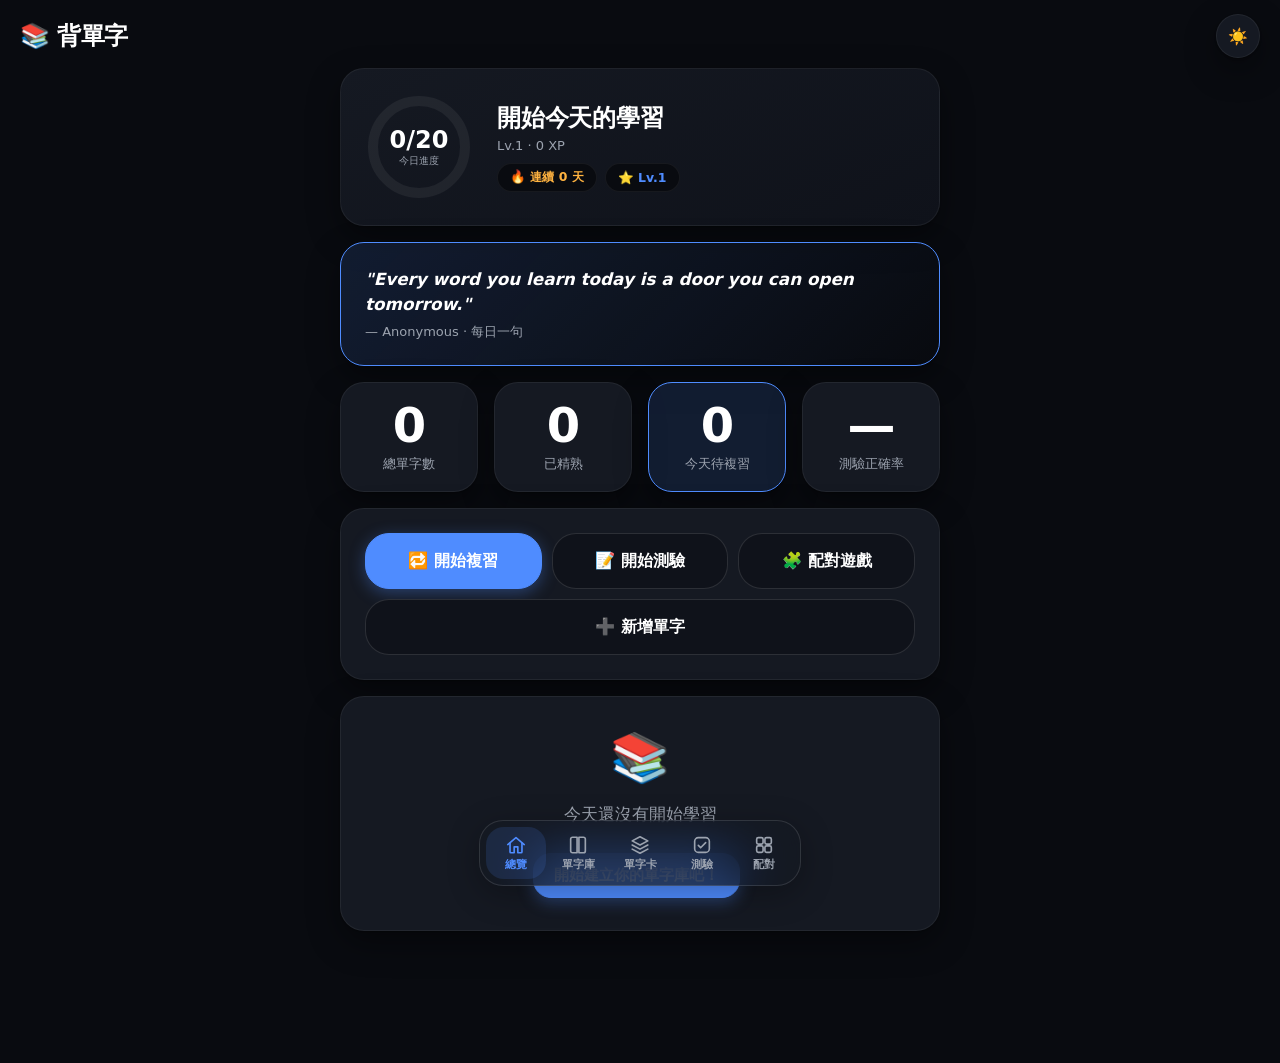
<file: docs/index.html>
<!doctype html>
<html lang="zh-Hant">
<head>
<meta charset="utf-8">
<meta name="viewport" content="width=device-width, initial-scale=1, viewport-fit=cover">
<title>總覽 - 背單字</title>
<link rel="stylesheet" href="css/style.css">
<script>
  (function () {
    var saved = localStorage.getItem("vocab-theme");
    if (saved) document.documentElement.setAttribute("data-theme", saved);
  })();
</script>
</head>
<body>
<div id="topbar-root"></div>
<main class="container">

<section class="card hero-card" id="hero-card"></section>

<section class="card quote-card" id="quote-card"></section>

<section class="stat-grid" id="stat-grid"></section>

<section class="card action-row">
  <a class="btn primary big" href="flashcards.html">🔁 開始複習</a>
  <a class="btn big" href="quiz.html">📝 開始測驗</a>
  <a class="btn big" href="match.html">🧩 配對遊戲</a>
  <a class="btn big" href="words.html">➕ 新增單字</a>
</section>

<section class="card hidden" id="badge-card">
  <h2>成就</h2>
  <div class="badge-grid" id="badge-grid"></div>
</section>

<section class="card hidden" id="box-chart-card">
  <h2>熟悉度分布</h2>
  <p class="hint">每次測驗/複習答對，單字就會往右晉級（複習間隔變長）；答錯會退回第 1 盒重新練習。</p>
  <div class="viz-root box-chart" id="box-chart"></div>
</section>

<section class="card hidden" id="tag-card">
  <h2>我的單字表</h2>
  <div class="tag-chip-list" id="tag-chip-list"></div>
</section>

<section class="card empty-state hidden" id="empty-card">
  <span class="emoji">📚</span>
  <p>今天還沒有開始學習</p>
  <a class="btn primary" href="words.html">開始建立你的單字庫吧！</a>
</section>

</main>
<script src="js/store.js"></script>
<script>
  const stats = Store.getStats();
  const tags = Store.listTags();
  const streak = Store.getStreak();
  const today = Store.getTodayProgress();

  // ---- hero: progress ring + streak + xp/level ----
  const R = 46;
  const C = 2 * Math.PI * R;
  const offset = C * (1 - today.pct / 100);
  document.getElementById("hero-card").innerHTML = `
    <div class="ring-wrap">
      <svg width="108" height="108" viewBox="0 0 108 108">
        <circle class="ring-track" cx="54" cy="54" r="${R}"></circle>
        <circle class="ring-fill" cx="54" cy="54" r="${R}"
          style="stroke-dasharray:${C};stroke-dashoffset:${offset}"></circle>
      </svg>
      <div class="ring-center">
        <div class="num">${today.count}/${today.goal}</div>
        <div class="label">今日進度</div>
      </div>
    </div>
    <div class="hero-meta">
      <h2>${streak > 0 ? "繼續保持！" : "開始今天的學習"}</h2>
      <p>Lv.${stats.level} · ${stats.xp} XP</p>
      <div class="hero-badges">
        <span class="pill streak">🔥 連續 ${streak} 天</span>
        <span class="pill xp">⭐ Lv.${stats.level}</span>
      </div>
    </div>
  `;

  // ---- quote of the day ----
  const QUOTES = [
    ["The limits of my language mean the limits of my world.", "— Ludwig Wittgenstein"],
    ["A different language is a different vision of life.", "— Federico Fellini"],
    ["To have another language is to possess a second soul.", "— Charlemagne"],
    ["Learning never exhausts the mind.", "— Leonardo da Vinci"],
    ["One language sets you in a corridor for life. Two languages open every door along the way.", "— Frank Smith"],
    ["The beautiful thing about learning is nobody can take it away from you.", "— B.B. King"],
    ["Practice like you've never won. Perform like you've never lost.", "— Anonymous"],
    ["Small daily improvements are the key to staggering long-term results.", "— Anonymous"],
    ["Every word you learn today is a door you can open tomorrow.", "— Anonymous"],
    ["Consistency is what transforms average into excellence.", "— Anonymous"],
  ];
  const dayOfYear = Math.floor((Date.now() - new Date(new Date().getFullYear(), 0, 0)) / 86400000);
  const [quote, author] = QUOTES[dayOfYear % QUOTES.length];
  document.getElementById("quote-card").innerHTML = `
    <div class="quote-text">"${quote}"</div>
    <div class="quote-sub">${author} · 每日一句</div>
  `;

  // ---- stat grid ----
  document.getElementById("stat-grid").innerHTML = `
    <div class="stat-tile"><div class="stat-value">${stats.total}</div><div class="stat-label">總單字數</div></div>
    <div class="stat-tile"><div class="stat-value">${stats.mastered}</div><div class="stat-label">已精熟</div></div>
    <div class="stat-tile accent"><div class="stat-value">${stats.due}</div><div class="stat-label">今天待複習</div></div>
    <div class="stat-tile"><div class="stat-value">${stats.accuracy !== null ? stats.accuracy + "%" : "—"}</div><div class="stat-label">測驗正確率</div></div>
  `;

  // ---- achievements ----
  const ACHIEVEMENTS = [
    { emoji: "🌱", name: "初學者", unlocked: stats.total >= 1 },
    { emoji: "📚", name: "單字達人", unlocked: stats.total >= 50 },
    { emoji: "🔥", name: "連續7天", unlocked: streak >= 7 },
    { emoji: "🏆", name: "精熟10個", unlocked: stats.mastered >= 10 },
    { emoji: "💯", name: "正確率90%", unlocked: stats.accuracy !== null && stats.accuracy >= 90 },
    { emoji: "⭐", name: "收藏家", unlocked: stats.starred >= 5 },
  ];
  if (stats.total > 0) {
    document.getElementById("badge-card").classList.remove("hidden");
    document.getElementById("badge-grid").innerHTML = ACHIEVEMENTS.map(
      (a) => `<div class="badge ${a.unlocked ? "unlocked" : ""}"><span class="emoji">${a.emoji}</span><span class="name">${a.name}</span></div>`
    ).join("");
  }

  // ---- box chart ----
  if (stats.total > 0) {
    document.getElementById("box-chart-card").classList.remove("hidden");
    const labels = { 1: "第 1 盒・剛學", 2: "第 2 盒", 3: "第 3 盒", 4: "第 4 盒", 5: "第 5 盒・已精熟" };
    const maxCount = Math.max(...Object.values(stats.boxCounts));
    document.getElementById("box-chart").innerHTML = [1, 2, 3, 4, 5]
      .map((level) => {
        const c = stats.boxCounts[level];
        const pct = maxCount ? (c / maxCount) * 100 : 0;
        return `
          <div class="box-row">
            <div class="box-label">${labels[level]}</div>
            <div class="box-track"><div class="box-fill box-level-${level}" style="width:${pct}%"></div></div>
            <div class="box-count">${c}</div>
          </div>`;
      })
      .join("");
  }

  // ---- tags ----
  if (tags.length) {
    document.getElementById("tag-card").classList.remove("hidden");
    document.getElementById("tag-chip-list").innerHTML = tags
      .map((t) => `<a class="tag-chip" href="words.html?tag=${encodeURIComponent(t)}">${t}</a>`)
      .join("");
  }

  if (stats.total === 0) {
    document.getElementById("empty-card").classList.remove("hidden");
  }
</script>
<script src="js/nav.js"></script>
</body>
</html>
</file>
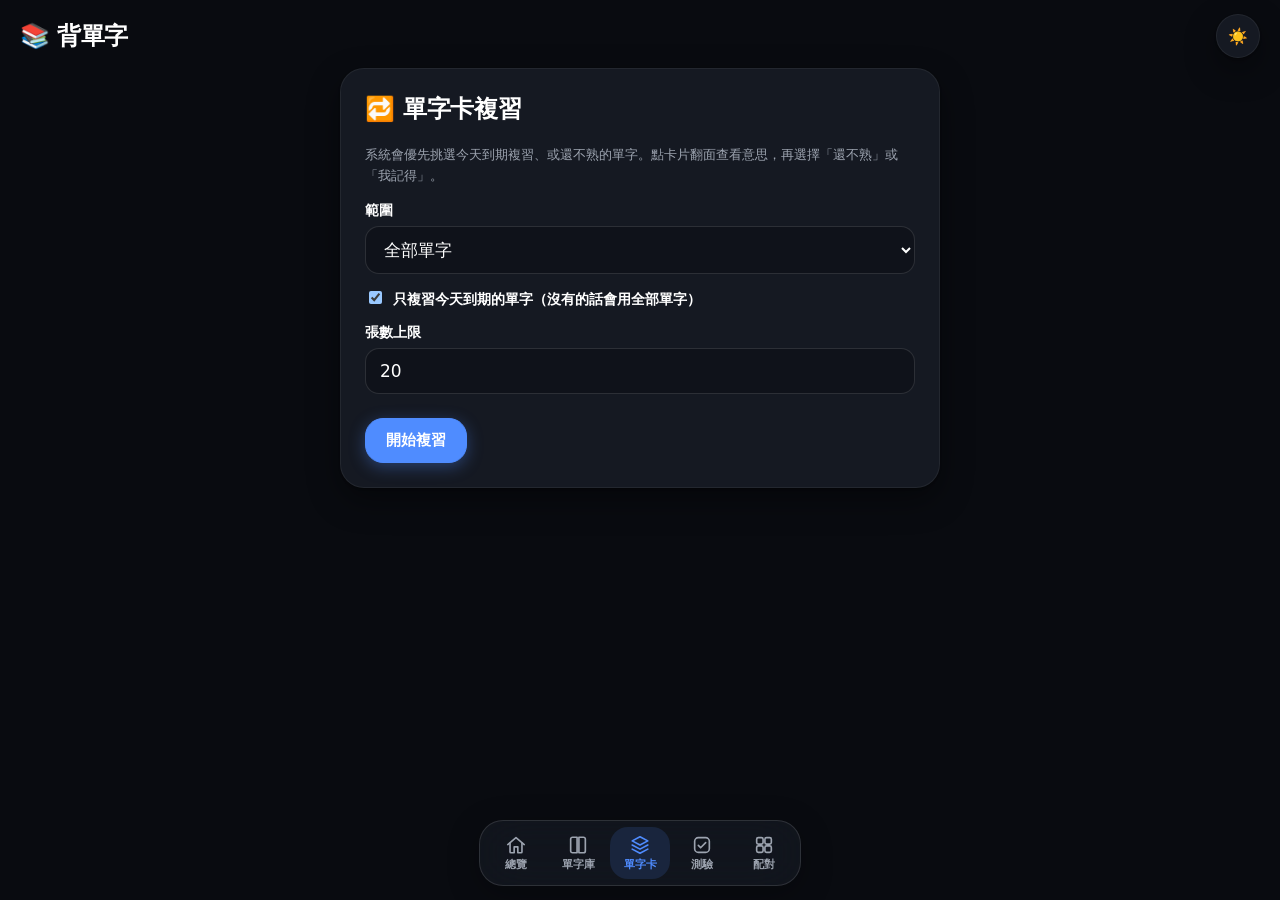
<file: docs/flashcards.html>
<!doctype html>
<html lang="zh-Hant">
<head>
<meta charset="utf-8">
<meta name="viewport" content="width=device-width, initial-scale=1, viewport-fit=cover">
<title>單字卡複習 - 背單字</title>
<link rel="stylesheet" href="css/style.css">
<script>
  (function () {
    var saved = localStorage.getItem("vocab-theme");
    if (saved) document.documentElement.setAttribute("data-theme", saved);
  })();
</script>
</head>
<body>
<div id="topbar-root"></div>
<main class="container">

<section class="card" id="setup-card">
  <h2>🔁 單字卡複習</h2>
  <p class="hint">系統會優先挑選今天到期複習、或還不熟的單字。點卡片翻面查看意思，再選擇「還不熟」或「我記得」。</p>
  <div class="field-row">
    <label>範圍</label>
    <select id="f-tag"><option value="">全部單字</option></select>
  </div>
  <div class="field-row">
    <label><input type="checkbox" id="f-due-only" checked> 只複習今天到期的單字（沒有的話會用全部單字）</label>
  </div>
  <div class="field-row">
    <label>張數上限</label>
    <input type="number" id="f-count" value="20" min="1" max="100">
  </div>
  <div id="f-error" class="status error hidden"></div>
  <button class="btn primary" id="btn-start-flashcards">開始複習</button>
</section>

<section class="card hidden" id="play-card">
  <div id="f-progress" class="hint"></div>
  <div class="flashcard-stage">
    <div class="flashcard" id="flashcard">
      <div class="flashcard-face flashcard-front">
        <span class="flashcard-word" id="f-front-word"></span>
        <button class="btn small speaker" id="f-speak-front" title="播放發音">🔊</button>
        <div class="flashcard-hint">點卡片查看意思</div>
      </div>
      <div class="flashcard-face flashcard-back">
        <span class="flashcard-word" id="f-back-word"></span>
        <button class="btn small speaker" id="f-speak-back" title="播放發音">🔊</button>
      </div>
    </div>
  </div>
  <div class="flashcard-actions hidden" id="f-actions">
    <button class="btn danger big" id="f-dont-know">😵 還不熟</button>
    <button class="btn primary big" id="f-know">✅ 我記得</button>
  </div>
</section>

<section class="card hidden" id="done-card">
  <h2>複習完成！</h2>
  <p id="f-summary"></p>
  <button class="btn primary" id="btn-restart">再複習一輪</button>
  <a class="btn" href="index.html">回總覽</a>
</section>

</main>
<script src="js/store.js"></script>
<script src="js/speak.js"></script>
<script src="js/flashcards.js"></script>
<script src="js/nav.js"></script>
</body>
</html>
</file>
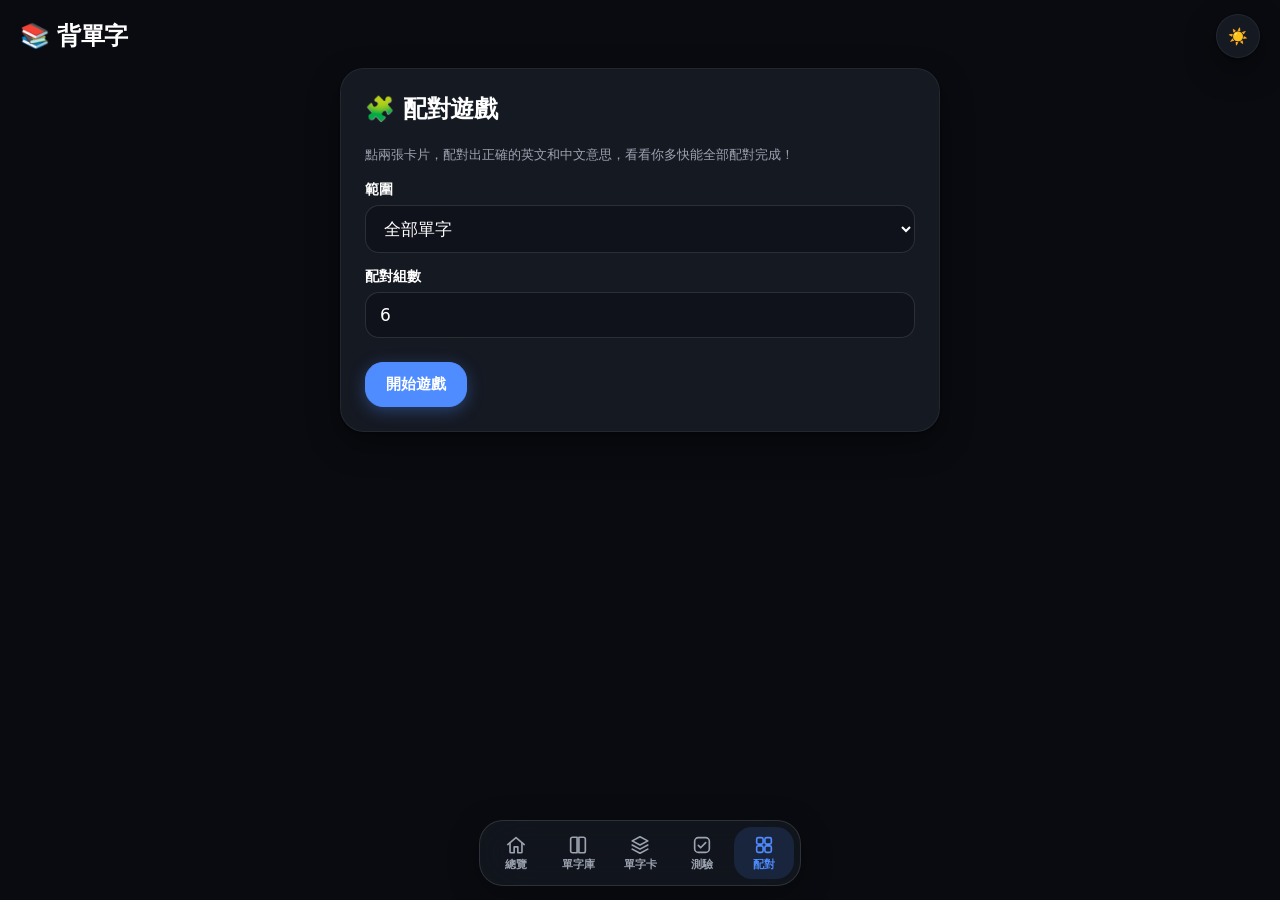
<file: docs/match.html>
<!doctype html>
<html lang="zh-Hant">
<head>
<meta charset="utf-8">
<meta name="viewport" content="width=device-width, initial-scale=1, viewport-fit=cover">
<title>配對遊戲 - 背單字</title>
<link rel="stylesheet" href="css/style.css">
<script>
  (function () {
    var saved = localStorage.getItem("vocab-theme");
    if (saved) document.documentElement.setAttribute("data-theme", saved);
  })();
</script>
</head>
<body>
<div id="topbar-root"></div>
<main class="container">

<section class="card" id="setup-card">
  <h2>🧩 配對遊戲</h2>
  <p class="hint">點兩張卡片，配對出正確的英文和中文意思，看看你多快能全部配對完成！</p>
  <div class="field-row">
    <label>範圍</label>
    <select id="m-tag"><option value="">全部單字</option></select>
  </div>
  <div class="field-row">
    <label>配對組數</label>
    <input type="number" id="m-count" value="6" min="2" max="8">
  </div>
  <div id="m-error" class="status error hidden"></div>
  <button class="btn primary" id="btn-start-match">開始遊戲</button>
</section>

<section class="card hidden" id="play-card">
  <div class="match-header">
    <div>⏱️ <span id="m-timer">0</span> 秒</div>
    <div>❌ 錯誤 <span id="m-mistakes">0</span> 次</div>
  </div>
  <div class="match-grid" id="match-grid"></div>
</section>

<section class="card hidden" id="done-card">
  <h2>配對完成！🎉</h2>
  <p id="m-summary"></p>
  <button class="btn primary" id="btn-restart">再玩一次</button>
  <a class="btn" href="index.html">回總覽</a>
</section>

</main>
<script src="js/store.js"></script>
<script src="js/match.js"></script>
<script src="js/nav.js"></script>
</body>
</html>
</file>
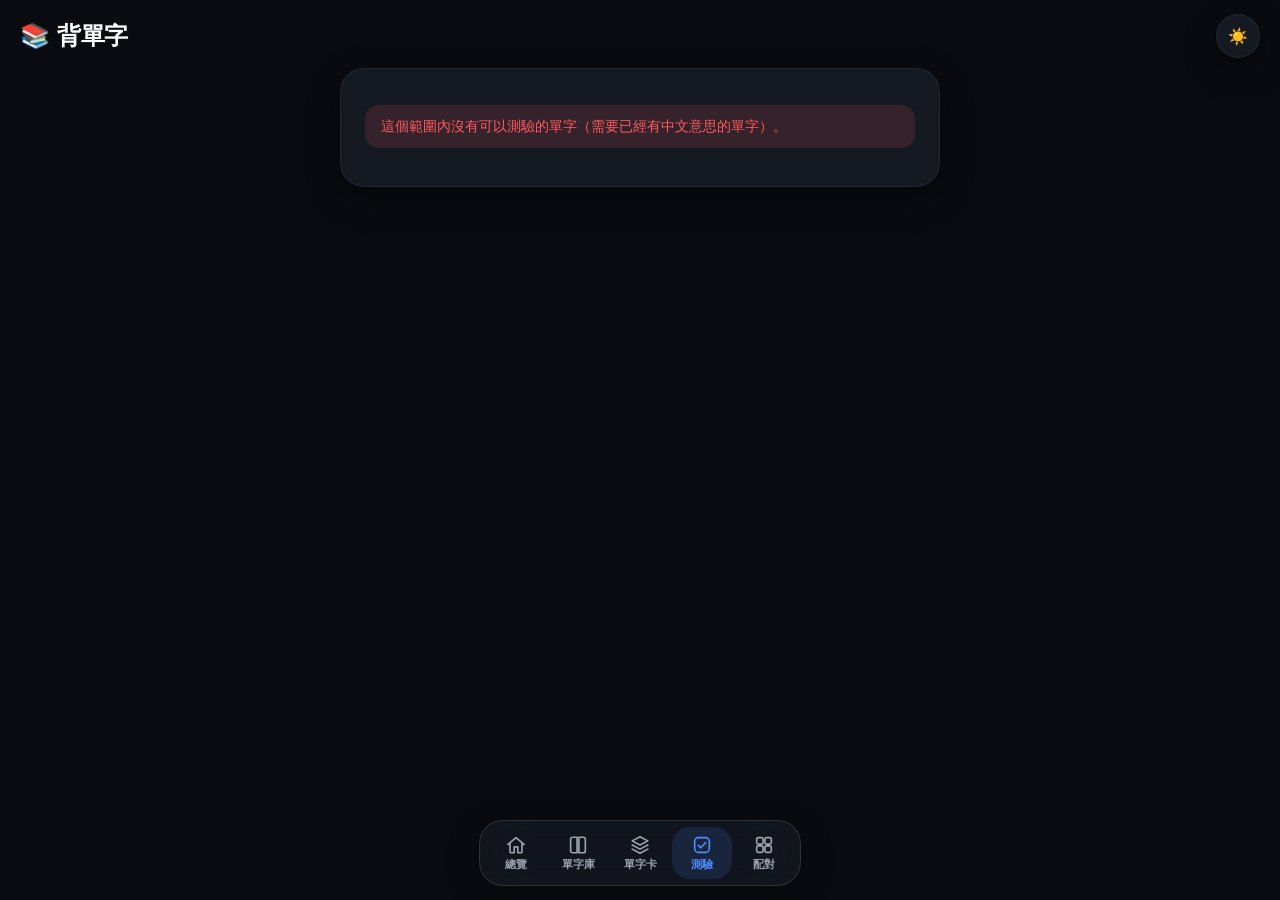
<file: docs/quiz-play.html>
<!doctype html>
<html lang="zh-Hant">
<head>
<meta charset="utf-8">
<meta name="viewport" content="width=device-width, initial-scale=1, viewport-fit=cover">
<title>測驗中 - 背單字</title>
<link rel="stylesheet" href="css/style.css">
<script>
  (function () {
    var saved = localStorage.getItem("vocab-theme");
    if (saved) document.documentElement.setAttribute("data-theme", saved);
  })();
</script>
</head>
<body>
<div id="topbar-root"></div>
<main class="container">
<section class="card" id="quiz-card">
  <div id="quiz-progress" class="hint"></div>
  <div id="quiz-body"></div>
</section>
<section class="card hidden" id="result-card">
  <h2>測驗結果</h2>
  <p id="result-summary"></p>
  <div id="result-detail"></div>
  <a class="btn primary" href="quiz.html">再測驗一次</a>
  <a class="btn" href="index.html">回總覽</a>
</section>
</main>
<script src="js/store.js"></script>
<script src="js/speak.js"></script>
<script src="js/quiz.js"></script>
<script src="js/nav.js"></script>
</body>
</html>
</file>
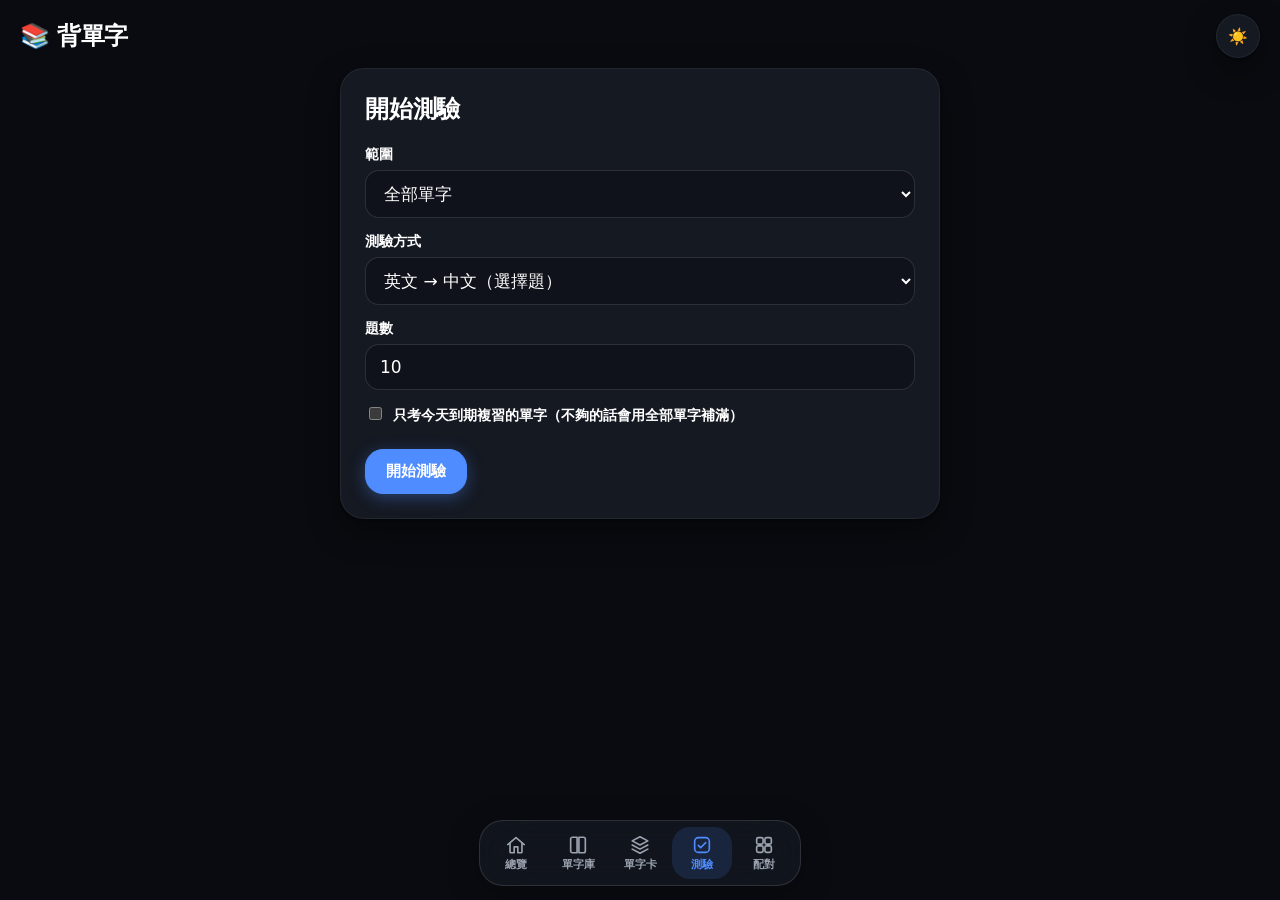
<file: docs/quiz.html>
<!doctype html>
<html lang="zh-Hant">
<head>
<meta charset="utf-8">
<meta name="viewport" content="width=device-width, initial-scale=1, viewport-fit=cover">
<title>測驗設定 - 背單字</title>
<link rel="stylesheet" href="css/style.css">
<script>
  (function () {
    var saved = localStorage.getItem("vocab-theme");
    if (saved) document.documentElement.setAttribute("data-theme", saved);
  })();
</script>
</head>
<body>
<div id="topbar-root"></div>
<main class="container">
<section class="card">
  <h2>開始測驗</h2>

  <div class="field-row">
    <label>範圍</label>
    <select id="q-tag"><option value="">全部單字</option></select>
  </div>

  <div class="field-row">
    <label>測驗方式</label>
    <select id="q-mode">
      <option value="en2zh">英文 → 中文（選擇題）</option>
      <option value="zh2en">中文 → 英文（選擇題）</option>
      <option value="spelling">拼字測驗（看中文，寫出英文）</option>
      <option value="listening">聽力測驗（聽發音，寫出英文）</option>
    </select>
  </div>

  <div class="field-row">
    <label>題數</label>
    <input type="number" id="q-count" value="10" min="1" max="50">
  </div>

  <div class="field-row">
    <label><input type="checkbox" id="q-due-only"> 只考今天到期複習的單字（不夠的話會用全部單字補滿）</label>
  </div>

  <div id="q-error" class="status error hidden"></div>
  <button class="btn primary" id="btn-start-quiz">開始測驗</button>
</section>
</main>
<script src="js/store.js"></script>
<script>
  document.getElementById("q-tag").innerHTML =
    `<option value="">全部單字</option>` +
    Store.listTags().map((t) => {
      const count = Store.listWords({ tag: t }).length;
      return `<option value="${t}">${t}（${count} 個）</option>`;
    }).join("");

  document.getElementById("btn-start-quiz").addEventListener("click", () => {
    const tag = document.getElementById("q-tag").value;
    const mode = document.getElementById("q-mode").value;
    const count = document.getElementById("q-count").value;
    const dueOnly = document.getElementById("q-due-only").checked ? "1" : "0";
    const params = new URLSearchParams({ tag, mode, count, due_only: dueOnly });
    window.location.href = "quiz-play.html?" + params.toString();
  });
</script>
<script src="js/nav.js"></script>
</body>
</html>
</file>
<file: docs/css/style.css>
/* ===== Design tokens — dark-first, per spec ===== */
:root {
  color-scheme: dark;
  --page: #090B10;
  --surface: #0F121A;
  --surface-raised: #151922;
  --text: #FFFFFF;
  --text-secondary: #9CA3AF;
  --muted: #6B7280;
  --border: rgba(255, 255, 255, 0.06);
  --border-strong: rgba(255, 255, 255, 0.12);
  --primary: #4F8CFF;
  --primary-dark: #3D74E0;
  --primary-tint: rgba(79, 140, 255, 0.14);
  --danger: #FF5A5F;
  --danger-tint: rgba(255, 90, 95, 0.14);
  --success: #32D74B;
  --success-tint: rgba(50, 215, 75, 0.14);
  --warn: #FFB340;
  --warn-tint: rgba(255, 179, 64, 0.14);
  --shadow: 0 1px 2px rgba(0, 0, 0, 0.3), 0 12px 32px rgba(0, 0, 0, 0.4);
  --glass-bg: rgba(21, 25, 34, 0.72);

  /* typography (Apple type scale, pt≈px) */
  --font: -apple-system, "SF Pro Display", "SF Pro Text", system-ui, "Segoe UI", "PingFang TC", "Microsoft JhengHei", "Noto Sans TC", sans-serif;
  --fs-title: 2.125rem;   /* 34pt */
  --fs-section: 1.5rem;   /* 24pt */
  --fs-body: 1.0625rem;   /* 17pt */
  --fs-caption: 0.8125rem;/* 13pt */
  --fs-large-num: 3rem;   /* 48pt */

  /* 8pt grid */
  --space-1: 8px;
  --space-2: 16px;
  --space-3: 24px;
  --space-4: 32px;
  --pad-side: 20px;
  --radius-card: 24px;
  --radius-btn: 18px;

  --ease-spring: cubic-bezier(0.34, 1.15, 0.64, 1);
  --dur: 260ms;
}

/* Dark Mode First：預設一律深色，不跟隨系統設定；只有使用者自己按了切換鈕
   （data-theme="light"）才會變淺色，這是刻意的品牌識別決定，不是漏掉 prefers-color-scheme。 */
:root[data-theme="light"] {
  color-scheme: light;
  --page: #F3F4F7;
  --surface: #FAFAFB;
  --surface-raised: #FFFFFF;
  --text: #0B0D12;
  --text-secondary: #5B6270;
  --muted: #8A8F99;
  --border: rgba(11, 13, 18, 0.08);
  --border-strong: rgba(11, 13, 18, 0.14);
  --primary: #3D6FE0;
  --primary-dark: #2E58BE;
  --primary-tint: rgba(61, 111, 224, 0.10);
  --danger: #E0353B;
  --danger-tint: rgba(224, 53, 59, 0.10);
  --success: #1FAE3E;
  --success-tint: rgba(31, 174, 62, 0.10);
  --warn: #B9740A;
  --warn-tint: rgba(185, 116, 10, 0.12);
  --shadow: 0 1px 2px rgba(11, 11, 11, 0.06), 0 8px 24px rgba(11, 11, 11, 0.06);
  --glass-bg: rgba(255, 255, 255, 0.72);
}

* { box-sizing: border-box; -webkit-tap-highlight-color: transparent; }
html { -webkit-text-size-adjust: 100%; }

body {
  margin: 0;
  font-family: var(--font);
  font-size: var(--fs-body);
  background: var(--page);
  color: var(--text);
  transition: background 0.2s ease, color 0.2s ease;
  padding-bottom: calc(84px + env(safe-area-inset-bottom));
}

a { color: var(--primary); }

/* ===== animations ===== */
@keyframes fadeIn { from { opacity: 0; transform: translateY(6px); } to { opacity: 1; transform: translateY(0); } }
@keyframes springIn { from { opacity: 0; transform: scale(0.92); } to { opacity: 1; transform: scale(1); } }
@keyframes ripple { to { transform: scale(2.6); opacity: 0; } }
@keyframes ringGrow { from { stroke-dashoffset: var(--ring-circumference); } }

.card, .stat-tile { animation: fadeIn var(--dur) var(--ease-spring) both; }

/* ===== top bar (minimal, brand only) ===== */
.topbar {
  display: flex;
  align-items: center;
  justify-content: space-between;
  background: transparent;
  padding: calc(env(safe-area-inset-top) + 14px) var(--pad-side) 10px;
}
.brand { font-weight: 700; font-size: var(--fs-section); text-decoration: none; color: var(--text); letter-spacing: -0.02em; }
.topbar nav { display: flex; align-items: center; gap: 4px; }
.topbar nav a { display: none; } /* navigation now lives in the bottom tab bar */
.theme-toggle {
  border: 1px solid var(--border);
  background: var(--surface-raised);
  border-radius: 999px;
  width: 40px;
  height: 40px;
  min-width: 44px;
  min-height: 44px;
  cursor: pointer;
  font-size: 1rem;
  box-shadow: var(--shadow);
  transition: transform 0.15s var(--ease-spring);
}
.theme-toggle:active { transform: scale(0.9); }

/* ===== bottom floating glass tab bar ===== */
.tab-bar {
  position: fixed;
  left: 50%;
  bottom: calc(14px + env(safe-area-inset-bottom));
  transform: translateX(-50%);
  display: flex;
  gap: 2px;
  padding: 6px;
  background: var(--glass-bg);
  backdrop-filter: blur(24px) saturate(1.6);
  -webkit-backdrop-filter: blur(24px) saturate(1.6);
  border: 1px solid var(--border-strong);
  border-radius: 24px;
  box-shadow: 0 8px 32px rgba(0, 0, 0, 0.28);
  z-index: 50;
  max-width: calc(100vw - 24px);
}
.tab-item {
  display: flex;
  flex-direction: column;
  align-items: center;
  justify-content: center;
  gap: 2px;
  width: 60px;
  height: 52px;
  border-radius: 18px;
  text-decoration: none;
  color: var(--text-secondary);
  transition: background 0.2s var(--ease-spring), color 0.2s, transform 0.15s var(--ease-spring);
}
.tab-item svg { width: 22px; height: 22px; }
.tab-item span { font-size: 0.68rem; font-weight: 600; }
.tab-item:active { transform: scale(0.92); }
.tab-item[aria-current="page"] { color: var(--primary); background: var(--primary-tint); }

/* ===== layout ===== */
.container {
  max-width: 640px;
  margin: 0 auto;
  padding: 0 var(--pad-side) var(--space-4);
}

.card {
  background: var(--surface-raised);
  border: 1px solid var(--border);
  border-radius: var(--radius-card);
  padding: var(--space-3);
  margin-bottom: var(--space-2);
  box-shadow: var(--shadow);
}

h2 { margin-top: 0; font-size: var(--fs-section); font-weight: 700; letter-spacing: -0.01em; }
h3 { font-size: 1.1rem; font-weight: 700; }

/* ===== tabs ===== */
.tabs { display: flex; gap: 8px; margin-bottom: 14px; flex-wrap: wrap; }
.tab-btn {
  border: 1px solid var(--border);
  background: var(--surface);
  color: var(--text);
  padding: 8px 14px;
  border-radius: 999px;
  cursor: pointer;
  font-size: 0.9rem;
  min-height: 40px;
  transition: background 0.2s, color 0.2s;
}
.tab-btn.active { background: var(--primary); color: #fff; border-color: var(--primary); }
.tab-panel.hidden { display: none; }

/* ===== forms ===== */
textarea, input[type=text], input[type=number], select {
  width: 100%;
  padding: 12px 14px;
  border: 1px solid var(--border-strong);
  border-radius: 14px;
  font-size: var(--fs-body);
  font-family: inherit;
  background: var(--surface);
  color: var(--text);
  min-height: 44px;
}
textarea { resize: vertical; }
input:focus, select:focus, textarea:focus { outline: 2px solid var(--primary); outline-offset: 1px; }

.hint { color: var(--text-secondary); font-size: var(--fs-caption); line-height: 1.6; }
.hint code { background: var(--page); padding: 1px 5px; border-radius: 4px; }

/* ===== buttons ===== */
.btn {
  position: relative;
  overflow: hidden;
  display: inline-flex;
  align-items: center;
  justify-content: center;
  border: 1px solid var(--border-strong);
  background: var(--surface);
  color: var(--text);
  padding: 11px 20px;
  border-radius: var(--radius-btn);
  font-size: 0.95rem;
  cursor: pointer;
  margin-top: 10px;
  margin-right: 8px;
  text-decoration: none;
  font-weight: 600;
  min-height: 44px;
  transition: transform 0.12s var(--ease-spring), background 0.15s ease, box-shadow 0.15s ease;
}
.btn:hover { background: var(--page); }
.btn:active { transform: scale(0.96); }
.btn.primary { background: var(--primary); border-color: var(--primary); color: #fff; box-shadow: 0 4px 16px rgba(79, 140, 255, 0.35); }
.btn.primary:hover { background: var(--primary-dark); border-color: var(--primary-dark); }
.btn.danger { background: var(--danger-tint); border-color: transparent; color: var(--danger); }
.btn.small { padding: 6px 14px; font-size: 0.82rem; margin-top: 0; min-height: 36px; }
.btn.big { padding: 16px 22px; font-size: 1.02rem; border-radius: var(--radius-card); }

.ripple-dot {
  position: absolute;
  border-radius: 50%;
  background: rgba(255, 255, 255, 0.5);
  transform: scale(0);
  pointer-events: none;
  animation: ripple 500ms ease-out;
}

.field-row { margin: 14px 0; }
.field-row label { display: block; margin-bottom: 6px; font-weight: 600; font-size: 0.9rem; }
.field-row input[type=checkbox] { width: auto; margin-right: 6px; }

.status { margin-top: 12px; padding: 12px 16px; border-radius: 14px; background: var(--primary-tint); font-size: 0.9rem; }
.status.error { background: var(--danger-tint); color: var(--danger); }
.status.hidden, .hidden { display: none !important; }

/* ===== tables ===== */
table { width: 100%; border-collapse: collapse; margin-top: 12px; }
th, td { text-align: left; padding: 10px; border-bottom: 1px solid var(--border); font-size: 0.92rem; vertical-align: middle; }
th { color: var(--muted); font-weight: 600; font-size: 0.72rem; text-transform: uppercase; letter-spacing: 0.04em; }

.preview-table input { padding: 6px 8px; font-size: 0.9rem; }
.status-tag { padding: 3px 10px; border-radius: 999px; font-size: 0.72rem; white-space: nowrap; font-weight: 600; }
.status-tag.ok, .status-tag.auto { background: var(--success-tint); color: var(--success); }
.status-tag.need_review { background: var(--warn-tint); color: var(--warn); }

.editable { cursor: text; border-radius: 8px; }
.editable:hover { background: var(--page); }
.editable input { padding: 6px 8px; }

.list-header { display: flex; align-items: center; justify-content: space-between; flex-wrap: wrap; gap: 10px; }

/* ===== word bank toolbar ===== */
.toolbar { display: flex; flex-wrap: wrap; gap: 10px; align-items: center; margin: 14px 0; }
.toolbar select, .toolbar input[type=text] { width: auto; flex: 1 1 180px; }
.segmented { display: flex; border: 1px solid var(--border-strong); border-radius: 999px; overflow: hidden; }
.seg-btn {
  border: none;
  background: var(--surface);
  color: var(--text-secondary);
  padding: 9px 14px;
  cursor: pointer;
  font-size: 0.82rem;
  font-weight: 600;
  border-right: 1px solid var(--border);
  min-height: 40px;
}
.seg-btn:last-child { border-right: none; }
.seg-btn.active { background: var(--primary); color: #fff; }

.bulk-bar {
  display: flex;
  align-items: center;
  gap: 10px;
  background: var(--primary-tint);
  border: 1px solid var(--primary);
  border-radius: 14px;
  padding: 10px 14px;
  margin-bottom: 10px;
  flex-wrap: wrap;
}
.bulk-bar input { width: auto; flex: 1 1 160px; }

.star-btn { border: none; background: none; cursor: pointer; font-size: 1.05rem; padding: 6px; min-width: 44px; min-height: 44px; }
.speaker-btn { border: none; background: none; cursor: pointer; font-size: 0.85rem; opacity: 0.7; padding: 4px; min-width: 32px; min-height: 32px; }
.speaker-btn:hover { opacity: 1; }

.dots { display: inline-flex; gap: 3px; vertical-align: middle; }
.dot { width: 8px; height: 8px; border-radius: 50%; background: var(--border-strong); display: inline-block; }
.dot.filled { background: var(--primary); }

/* ===== dashboard: hero / progress ring ===== */
.hero-card {
  display: flex;
  align-items: center;
  gap: var(--space-3);
  background: linear-gradient(155deg, var(--surface-raised) 0%, var(--surface) 100%);
}
.ring-wrap { position: relative; width: 108px; height: 108px; flex-shrink: 0; }
.ring-wrap svg { transform: rotate(-90deg); }
.ring-track { fill: none; stroke: var(--border); stroke-width: 10; }
.ring-fill {
  fill: none;
  stroke: var(--primary);
  stroke-width: 10;
  stroke-linecap: round;
  transition: stroke-dashoffset 0.8s var(--ease-spring);
}
.ring-center {
  position: absolute; inset: 0;
  display: flex; flex-direction: column; align-items: center; justify-content: center;
}
.ring-center .num { font-size: 1.5rem; font-weight: 800; font-variant-numeric: tabular-nums; }
.ring-center .label { font-size: 0.65rem; color: var(--text-secondary); }

.hero-meta h2 { margin: 0 0 4px; }
.hero-meta p { margin: 0; color: var(--text-secondary); font-size: var(--fs-caption); }
.hero-badges { display: flex; gap: 8px; margin-top: 10px; flex-wrap: wrap; }
.pill {
  display: inline-flex; align-items: center; gap: 4px;
  padding: 5px 12px; border-radius: 999px; font-size: 0.78rem; font-weight: 700;
  background: var(--page); border: 1px solid var(--border);
}
.pill.streak { color: var(--warn); }
.pill.xp { color: var(--primary); }

/* ===== stat grid ===== */
.stat-grid {
  display: grid;
  grid-template-columns: repeat(auto-fit, minmax(130px, 1fr));
  gap: var(--space-2);
  margin-bottom: var(--space-2);
}
.stat-tile {
  background: var(--surface-raised);
  border: 1px solid var(--border);
  border-radius: var(--radius-card);
  padding: 18px;
  text-align: center;
  box-shadow: var(--shadow);
}
.stat-tile.accent { border-color: var(--primary); background: var(--primary-tint); }
.stat-value { font-size: var(--fs-large-num); line-height: 1; font-weight: 800; font-variant-numeric: tabular-nums; letter-spacing: -0.02em; }
.stat-label { color: var(--text-secondary); font-size: var(--fs-caption); margin-top: 6px; }

.action-row { display: flex; flex-wrap: wrap; gap: 10px; }
.action-row .btn { margin: 0; flex: 1 1 auto; text-align: center; }

/* quote of the day */
.quote-card { background: linear-gradient(135deg, var(--primary-tint), transparent); border-color: var(--primary); }
.quote-text { font-size: 1.05rem; font-weight: 600; font-style: italic; line-height: 1.5; }
.quote-sub { margin-top: 6px; color: var(--text-secondary); font-size: var(--fs-caption); }

/* achievement badges */
.badge-grid { display: grid; grid-template-columns: repeat(auto-fill, minmax(84px, 1fr)); gap: var(--space-1); margin-top: var(--space-1); }
.badge {
  display: flex; flex-direction: column; align-items: center; gap: 4px;
  padding: 12px 6px; border-radius: 16px; background: var(--page); border: 1px solid var(--border);
  text-align: center; opacity: 0.35; filter: grayscale(1);
  transition: all 0.3s var(--ease-spring);
}
.badge.unlocked { opacity: 1; filter: none; background: var(--warn-tint); border-color: var(--warn); animation: springIn 0.4s var(--ease-spring) both; }
.badge .emoji { font-size: 1.5rem; }
.badge .name { font-size: 0.65rem; font-weight: 700; }

.tag-chip-list { display: flex; flex-wrap: wrap; gap: 8px; }
.tag-chip {
  display: inline-block;
  background: var(--page);
  border: 1px solid var(--border);
  border-radius: 999px;
  padding: 8px 16px;
  font-size: 0.88rem;
  text-decoration: none;
  color: var(--text);
  min-height: 40px;
}
.tag-chip:hover { border-color: var(--primary); color: var(--primary); }

.empty-state { text-align: center; color: var(--text-secondary); padding: var(--space-4) var(--space-2); }
.empty-state .emoji { font-size: 3rem; display: block; margin-bottom: 10px; }
.empty-state p { font-size: var(--fs-body); }

/* box-level chart (dataviz: single-hue ordinal ramp, light->dark). Dark is default. */
.viz-root {
  --box-1: #9ec5f4;
  --box-2: #6da7ec;
  --box-3: #3987e5;
  --box-4: #256abf;
  --box-5: #184f95;
}
:root[data-theme="light"] .viz-root {
  --box-1: #86b6ef; --box-2: #5598e7; --box-3: #2a78d6; --box-4: #1c5cab; --box-5: #104281;
}
.box-chart { display: flex; flex-direction: column; gap: 10px; margin-top: 14px; }
.box-row { display: grid; grid-template-columns: 130px 1fr 34px; align-items: center; gap: 10px; }
.box-label { font-size: 0.85rem; color: var(--text-secondary); }
.box-track { background: var(--page); border-radius: 6px; height: 16px; overflow: hidden; border: 1px solid var(--border); }
.box-fill { height: 100%; border-radius: 4px; min-width: 2px; transition: width 0.6s var(--ease-spring); }
.box-level-1 { background: var(--box-1); }
.box-level-2 { background: var(--box-2); }
.box-level-3 { background: var(--box-3); }
.box-level-4 { background: var(--box-4); }
.box-level-5 { background: var(--box-5); }
.box-count { text-align: right; font-variant-numeric: tabular-nums; color: var(--text-secondary); font-size: 0.85rem; }

.ocr-progress { height: 8px; border-radius: 4px; background: var(--page); border: 1px solid var(--border); overflow: hidden; margin-top: 10px; }
.ocr-progress-fill { height: 100%; background: var(--primary); transition: width 0.2s ease; width: 0%; }

/* ===== flashcards (Apple Card) ===== */
.flashcard-stage { display: flex; justify-content: center; padding: 20px 0 8px; perspective: 1200px; }
.flashcard {
  width: min(420px, 100%); height: 260px; position: relative; cursor: pointer;
  transform-style: preserve-3d; transition: transform 0.5s var(--ease-spring);
}
.flashcard:active { transform: scale(0.98); }
.flashcard.flipped { transform: rotateY(180deg); }
.flashcard-face {
  position: absolute; inset: 0; border-radius: var(--radius-card); border: 1px solid var(--border);
  background: var(--surface-raised); display: flex; flex-direction: column; align-items: center; justify-content: center;
  gap: 10px; backface-visibility: hidden; box-shadow: var(--shadow);
}
.flashcard-back { transform: rotateY(180deg); background: linear-gradient(155deg, var(--primary-tint), var(--surface-raised)); }
.flashcard-word { font-size: 2rem; font-weight: 800; text-align: center; padding: 0 20px; letter-spacing: -0.02em; }
.flashcard-hint { color: var(--muted); font-size: 0.8rem; position: absolute; bottom: 14px; }
.flashcard-actions { display: flex; justify-content: center; gap: 14px; margin-top: 18px; }
.flashcard .speaker { font-size: 1.1rem; }

/* ===== match game ===== */
.match-header { display: flex; justify-content: space-between; font-weight: 700; margin-bottom: 14px; color: var(--text-secondary); }
.match-grid { display: grid; grid-template-columns: repeat(auto-fill, minmax(108px, 1fr)); gap: 10px; }
.match-tile {
  border: 1px solid var(--border-strong); background: var(--surface); color: var(--text);
  border-radius: 16px; padding: 16px 10px; min-height: 64px; cursor: pointer; font-size: 0.95rem;
  text-align: center; transition: transform 0.15s var(--ease-spring), background 0.2s;
}
.match-tile:hover { border-color: var(--primary); }
.match-tile.selected { background: var(--primary); color: #fff; border-color: var(--primary); transform: scale(1.04); }
.match-tile.matched { background: var(--success-tint); color: var(--success); border-color: var(--success); opacity: 0.5; cursor: default; }

/* ===== quiz ===== */
#quiz-progress { margin-bottom: 10px; color: var(--text-secondary); font-size: var(--fs-caption); }
.quiz-prompt { font-size: var(--fs-title); font-weight: 800; margin: 18px 0; letter-spacing: -0.02em; }
.quiz-options { display: grid; gap: 10px; }
.quiz-option {
  padding: 16px 18px; border: 1px solid var(--border); border-radius: 16px; cursor: pointer;
  font-size: 1.05rem; background: var(--surface); color: var(--text); min-height: 44px;
  transition: transform 0.12s var(--ease-spring), border-color 0.15s;
}
.quiz-option:hover { border-color: var(--primary); }
.quiz-option:active { transform: scale(0.98); }
.quiz-option.correct { background: var(--success-tint); border-color: var(--success); }
.quiz-option.wrong { background: var(--danger-tint); border-color: var(--danger); }

.quiz-answer-input { font-size: 1.2rem; padding: 14px; }
.quiz-feedback { margin-top: 12px; font-weight: 700; }
.quiz-feedback.correct { color: var(--success); }
.quiz-feedback.wrong { color: var(--danger); }

@media (max-width: 600px) {
  .container { padding: 0 14px var(--space-4); }
  .card { padding: 18px; }
  .quiz-prompt { font-size: 1.5rem; }
  .box-row { grid-template-columns: 90px 1fr 28px; }
  .flashcard-word { font-size: 1.5rem; }
  .hero-card { flex-direction: column; text-align: center; }
}
</file>
